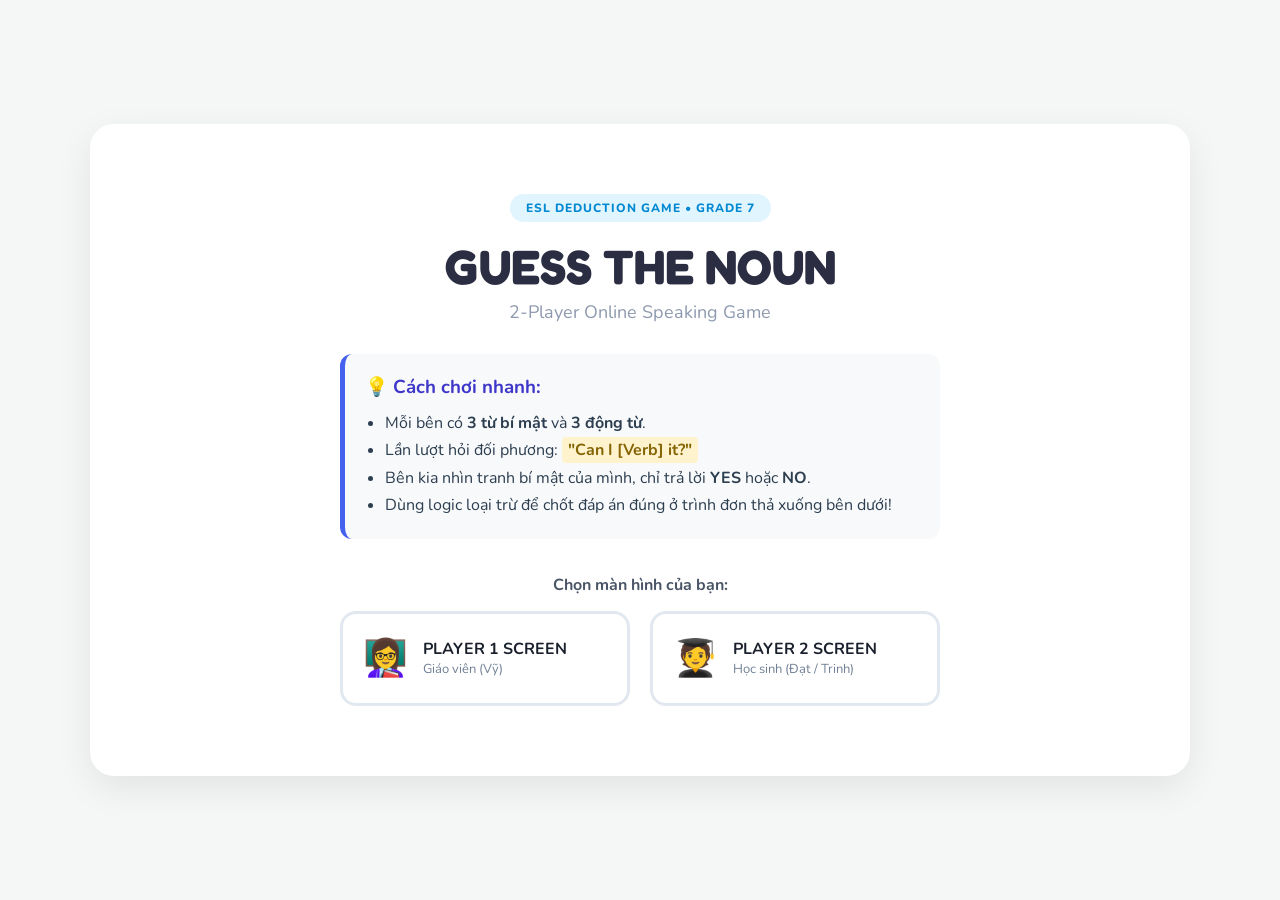
<file: GuessTheNoun_Game_Files/index.html>
<!DOCTYPE html>
<html lang="vi">
<head>
    <meta charset="UTF-8">
    <meta name="viewport" content="width=device-width, initial-scale=1.0">
    <title>Guess The Noun - ESL Duo Game</title>
    <link rel="stylesheet" href="style.css">
    <link href="https://fonts.googleapis.com/css2?family=Fredoka:wght@400;500;600;700&family=Nunito:wght@400;600;700;800&display=swap" rel="stylesheet">
</head>
<body>
    <div class="app-container">
        <!-- 1. MAIN MENU SCREEN -->
        <section id="main-menu" class="screen active">
            <div class="menu-card">
                <div class="badge-top">ESL DEDUCTION GAME • GRADE 7</div>
                <h1 class="game-title">GUESS THE NOUN</h1>
                <p class="game-subtitle">2-Player Online Speaking Game</p>

                <div class="rules-box">
                    <h3>💡 Cách chơi nhanh:</h3>
                    <ul>
                        <li>Mỗi bên có <strong>3 từ bí mật</strong> và <strong>3 động từ</strong>.</li>
                        <li>Lần lượt hỏi đối phương: <span class="highlight">"Can I [Verb] it?"</span></li>
                        <li>Bên kia nhìn tranh bí mật của mình, chỉ trả lời <strong>YES</strong> hoặc <strong>NO</strong>.</li>
                        <li>Dùng logic loại trừ để chốt đáp án đúng ở trình đơn thả xuống bên dưới!</li>
                    </ul>
                </div>

                <div class="select-section">
                    <p class="select-label">Chọn màn hình của bạn:</p>
                    <div class="btn-grid">
                        <button class="btn-select p1" onclick="initGame(1)">
                            <span class="btn-icon">👩‍🏫</span>
                            <span class="btn-text">
                                <strong>PLAYER 1 SCREEN</strong>
                                <small>Giáo viên (Vỹ)</small>
                            </span>
                        </button>
                        <button class="btn-select p2" onclick="initGame(2)">
                            <span class="btn-icon">🧑‍🎓</span>
                            <span class="btn-text">
                                <strong>PLAYER 2 SCREEN</strong>
                                <small>Học sinh (Đạt / Trinh)</small>
                            </span>
                        </button>
                    </div>
                </div>
            </div>
        </section>

        <!-- 2. GAME PLAY SCREEN -->
        <section id="game-screen" class="screen">
            <header class="top-bar">
                <button class="btn-home" onclick="goToMenu()">🏠 Main Menu</button>
                <h2 id="screen-header">P1 SCREEN</h2>
                <div class="player-badge" id="player-role-badge">Teacher</div>
            </header>

            <!-- MAIN GAME BOARD -->
            <div class="board-container" id="board-layout">
                <!-- Column A: Opponent Mystery Boxes -->
                <div class="board-col side-col" id="col-mystery">
                    <div class="col-title" id="mystery-header">P2 Mystery</div>
                    <p class="col-desc">3 từ bí mật của đối phương:</p>
                    <div class="mystery-list" id="mystery-boxes">
                        <div class="m-box"><span>1</span> <div class="q-mark">❓</div> <small>Item 1</small></div>
                        <div class="m-box"><span>2</span> <div class="q-mark">❓</div> <small>Item 2</small></div>
                        <div class="m-box"><span>3</span> <div class="q-mark">❓</div> <small>Item 3</small></div>
                    </div>
                </div>

                <!-- Column B: Noun Picture Carousel -->
                <div class="board-col center-col" id="col-carousel">
                    <div class="col-title">🖼️ Noun Picture (Tranh của bạn)</div>
                    <p class="col-desc">Khi đối phương hỏi câu số mấy, hãy bấm xem tranh số đó:</p>
                    
                    <div class="carousel-card">
                        <button class="nav-btn" onclick="changeCard(-1)">&#10094;</button>
                        <div class="card-content">
                            <span class="item-tag" id="card-tag">Item #1</span>
                            <div class="emoji-art" id="card-emoji">🎂</div>
                            <h3 class="noun-name" id="card-noun">A cake</h3>
                            <div class="verb-hints" id="card-hints">
                                <span>Can CUT? <strong>YES</strong></span>
                                <span>Can MAKE? <strong>YES</strong></span>
                            </div>
                        </div>
                        <button class="nav-btn" onclick="changeCard(1)">&#10095;</button>
                    </div>

                    <div class="dots-container" id="carousel-dots"></div>
                </div>

                <!-- Column C: My Verbs -->
                <div class="board-col side-col" id="col-verbs">
                    <div class="col-title" id="verbs-header">P1 Verbs</div>
                    <p class="col-desc">Động từ đối phương sẽ hỏi bạn:</p>
                    <div class="verb-list" id="verb-boxes"></div>
                </div>
            </div>

            <!-- BOTTOM SECTION: ANSWERS DROPDOWNS -->
            <div class="answers-panel">
                <div class="ans-header">
                    <h3>🎯 ANSWERS (Trình đơn thả xuống)</h3>
                    <p>Hãy suy luận và chọn đúng cả 3 danh từ của đối phương:</p>
                </div>
                
                <div class="dropdown-grid">
                    <div class="drop-group">
                        <label>Item #1</label>
                        <select id="ans-1" class="custom-select"></select>
                    </div>
                    <div class="drop-group">
                        <label>Item #2</label>
                        <select id="ans-2" class="custom-select"></select>
                    </div>
                    <div class="drop-group">
                        <label>Item #3</label>
                        <select id="ans-3" class="custom-select"></select>
                    </div>
                </div>

                <div class="submit-area">
                    <button class="btn-submit" onclick="verifyAnswers()">🚀 CHỐT ĐÁP ÁN</button>
                    <p id="error-msg" class="error-text"></p>
                </div>
            </div>
        </section>

        <!-- 3. VICTORY SCREEN -->
        <section id="victory-screen" class="screen">
            <div class="victory-card">
                <div class="trophy-anim">🏆🎉👑</div>
                <h1>EXCELLENT!</h1>
                <h2>BẠN ĐÃ ĐOÁN CHÍNH XÁC!</h2>
                <p id="win-subtitle">Chúc mừng bạn đã giải mã thành công 3 từ bí mật của đối phương.</p>
                <div class="win-actions">
                    <button class="btn-select p1" onclick="goToMenu()">🔄 Chơi ván mới</button>
                </div>
            </div>
        </section>
    </div>

    <script src="script.js"></script>
</body>
</html>
</file>
<file: GuessTheNoun_Game_Files/style.css>
* {
    box-sizing: border-box;
    margin: 0;
    padding: 0;
    font-family: 'Nunito', sans-serif;
}

body {
    background-color: #f4f7f6;
    color: #2c3e50;
    min-height: 100vh;
    display: flex;
    justify-content: center;
    align-items: center;
    padding: 15px;
}

.app-container {
    width: 100%;
    max-width: 1100px;
    background: #ffffff;
    border-radius: 24px;
    box-shadow: 0 12px 36px rgba(0,0,0,0.08);
    overflow: hidden;
    position: relative;
    min-height: 650px;
}

.screen {
    display: none;
    padding: 30px;
    animation: fadeIn 0.3s ease;
}

.screen.active {
    display: block;
}

@keyframes fadeIn {
    from { opacity: 0; transform: translateY(8px); }
    to { opacity: 1; transform: translateY(0); }
}

/* --- MAIN MENU --- */
.menu-card, .victory-card {
    max-width: 600px;
    margin: 40px auto;
    text-align: center;
}

.badge-top {
    display: inline-block;
    background: #e1f5fe;
    color: #0288d1;
    font-weight: 800;
    font-size: 12px;
    padding: 6px 16px;
    border-radius: 20px;
    letter-spacing: 1px;
    margin-bottom: 15px;
}

.game-title {
    font-family: 'Fredoka', cursive;
    font-size: 48px;
    color: #2b2d42;
    margin-bottom: 5px;
}

.game-subtitle {
    font-size: 18px;
    color: #8d99ae;
    margin-bottom: 30px;
}

.rules-box {
    background: #f8f9fa;
    border-left: 5px solid #4361ee;
    padding: 20px;
    border-radius: 12px;
    text-align: left;
    margin-bottom: 35px;
}

.rules-box h3 {
    margin-bottom: 10px;
    color: #3f37c9;
}

.rules-box ul {
    padding-left: 20px;
    line-height: 1.7;
}

.highlight {
    background: #fff3cd;
    color: #856404;
    padding: 2px 6px;
    border-radius: 4px;
    font-weight: 700;
}

.select-label {
    font-weight: 700;
    margin-bottom: 15px;
    color: #4a5568;
}

.btn-grid {
    display: grid;
    grid-template-columns: 1fr 1fr;
    gap: 20px;
}

.btn-select {
    display: flex;
    align-items: center;
    gap: 15px;
    padding: 20px;
    border: 3px solid #e2e8f0;
    background: #fff;
    border-radius: 16px;
    cursor: pointer;
    transition: all 0.2s ease;
    text-align: left;
}

.btn-select:hover {
    transform: translateY(-4px);
    box-shadow: 0 8px 20px rgba(0,0,0,0.06);
}

.btn-select.p1:hover { border-color: #4361ee; background: #f0f3ff; }
.btn-select.p2:hover { border-color: #2ec4b6; background: #e6f9f7; }

.btn-icon { font-size: 36px; }
.btn-text strong { display: block; font-size: 16px; color: #1a202c; }
.btn-text small { color: #718096; font-size: 13px; }

/* --- GAME SCREEN HEADER --- */
.top-bar {
    display: flex;
    justify-content: space-between;
    align-items: center;
    padding-bottom: 20px;
    border-bottom: 2px dashed #edf2f7;
    margin-bottom: 25px;
}

.btn-home {
    background: #edf2f7;
    border: none;
    padding: 10px 18px;
    border-radius: 10px;
    font-weight: 700;
    cursor: pointer;
    transition: 0.2s;
}

.btn-home:hover { background: #e2e8f0; }

#screen-header {
    font-family: 'Fredoka', cursive;
    font-size: 28px;
    color: #2b2d42;
}

.player-badge {
    background: #4361ee;
    color: white;
    font-weight: 800;
    padding: 8px 18px;
    border-radius: 30px;
    font-size: 14px;
}

/* --- MAIN GAME BOARD --- */
.board-container {
    display: flex;
    gap: 20px;
    margin-bottom: 30px;
    align-items: stretch;
}

.board-col {
    background: #f8fafc;
    border-radius: 18px;
    padding: 20px;
    border: 2px solid #edf2f7;
}

.side-col { flex: 1; display: flex; flex-direction: column; }
.center-col { flex: 1.5; text-align: center; background: #ebf5ff; border-color: #bee3f8; }

.col-title {
    font-weight: 800;
    font-size: 18px;
    margin-bottom: 4px;
    color: #1e293b;
}

.col-desc {
    font-size: 13px;
    color: #64748b;
    margin-bottom: 18px;
}

/* Mystery & Verb Boxes */
.mystery-list, .verb-list {
    display: flex;
    flex-direction: column;
    gap: 12px;
    flex: 1;
    justify-content: center;
}

.m-box, .v-box {
    background: white;
    padding: 14px 18px;
    border-radius: 12px;
    display: flex;
    align-items: center;
    gap: 12px;
    box-shadow: 0 2px 6px rgba(0,0,0,0.03);
    border: 2px solid #e2e8f0;
    font-weight: 700;
    font-size: 16px;
}

.m-box span, .v-box span {
    background: #edf2f7;
    width: 28px;
    height: 28px;
    display: flex;
    align-items: center;
    justify-content: center;
    border-radius: 8px;
    font-size: 13px;
    color: #4a5568;
}

.q-mark { font-size: 20px; }
.v-box.verb-highlight { border-color: #4361ee; background: #f0f4ff; color: #3f37c9; }

/* Carousel */
.carousel-card {
    background: white;
    border-radius: 16px;
    padding: 20px;
    display: flex;
    align-items: center;
    justify-content: space-between;
    box-shadow: 0 8px 24px rgba(0,0,0,0.05);
    margin: 10px 0;
    min-height: 240px;
}

.nav-btn {
    background: #f1f5f9;
    border: none;
    width: 40px;
    height: 40px;
    border-radius: 50%;
    font-size: 18px;
    cursor: pointer;
    transition: 0.2s;
    color: #475569;
}

.nav-btn:hover { background: #cbd5e1; }

.card-content { flex: 1; }
.item-tag {
    background: #f1f5f9;
    font-size: 12px;
    font-weight: 800;
    padding: 4px 10px;
    border-radius: 12px;
    color: #64748b;
}

.emoji-art { font-size: 72px; margin: 10px 0; }
.noun-name { font-family: 'Fredoka', cursive; font-size: 26px; color: #0f172a; margin-bottom: 12px;}

.verb-hints {
    display: flex;
    justify-content: center;
    gap: 10px;
    font-size: 13px;
}

.verb-hints span {
    background: #f8fafc;
    border: 1px solid #e2e8f0;
    padding: 4px 10px;
    border-radius: 8px;
}

.dots-container {
    display: flex;
    justify-content: center;
    gap: 8px;
    margin-top: 15px;
}

.dot {
    width: 10px;
    height: 10px;
    background: #cbd5e1;
    border-radius: 50%;
    transition: 0.3s;
}

.dot.active { background: #3b82f6; width: 24px; border-radius: 6px; }

/* --- BOTTOM ANSWERS PANEL --- */
.answers-panel {
    background: #1e293b;
    color: white;
    border-radius: 20px;
    padding: 25px 30px;
}

.ans-header h3 { color: #38bdf8; font-family: 'Fredoka', cursive; font-size: 22px; }
.ans-header p { font-size: 13px; color: #94a3b8; margin-bottom: 20px; }

.dropdown-grid {
    display: grid;
    grid-template-columns: repeat(3, 1fr);
    gap: 20px;
    margin-bottom: 25px;
}

.drop-group label {
    display: block;
    font-size: 13px;
    font-weight: 700;
    color: #cbd5e1;
    margin-bottom: 8px;
}

.custom-select {
    width: 100%;
    padding: 14px;
    border-radius: 12px;
    border: 2px solid #334155;
    background: #0f172a;
    color: white;
    font-size: 15px;
    font-weight: 700;
    outline: none;
    cursor: pointer;
}

.custom-select:focus { border-color: #38bdf8; }

.submit-area { text-align: center; }
.btn-submit {
    background: linear-gradient(135deg, #38bdf8, #2563eb);
    color: white;
    border: none;
    padding: 16px 40px;
    font-size: 18px;
    font-weight: 800;
    border-radius: 14px;
    cursor: pointer;
    box-shadow: 0 4px 15px rgba(56, 189, 248, 0.3);
    transition: all 0.2s;
    font-family: 'Fredoka', cursive;
}

.btn-submit:hover { transform: scale(1.03); }
.error-text { color: #f87171; font-weight: 700; font-size: 14px; margin-top: 12px; min-height: 20px;}

/* --- VICTORY SCREEN --- */
.trophy-anim { font-size: 64px; margin-bottom: 20px; }
.victory-card h1 { font-family: 'Fredoka', cursive; font-size: 42px; color: #d97706; }
.victory-card h2 { font-size: 24px; margin: 10px 0 15px; color: #1e293b; }
.victory-card p { color: #64748b; margin-bottom: 30px; }
.win-actions { display: flex; justify-content: center; }

@media (max-width: 768px) {
    .board-container { flex-direction: column; }
    .dropdown-grid { grid-template-columns: 1fr; }
    .btn-grid { grid-template-columns: 1fr; }
}
</file>
